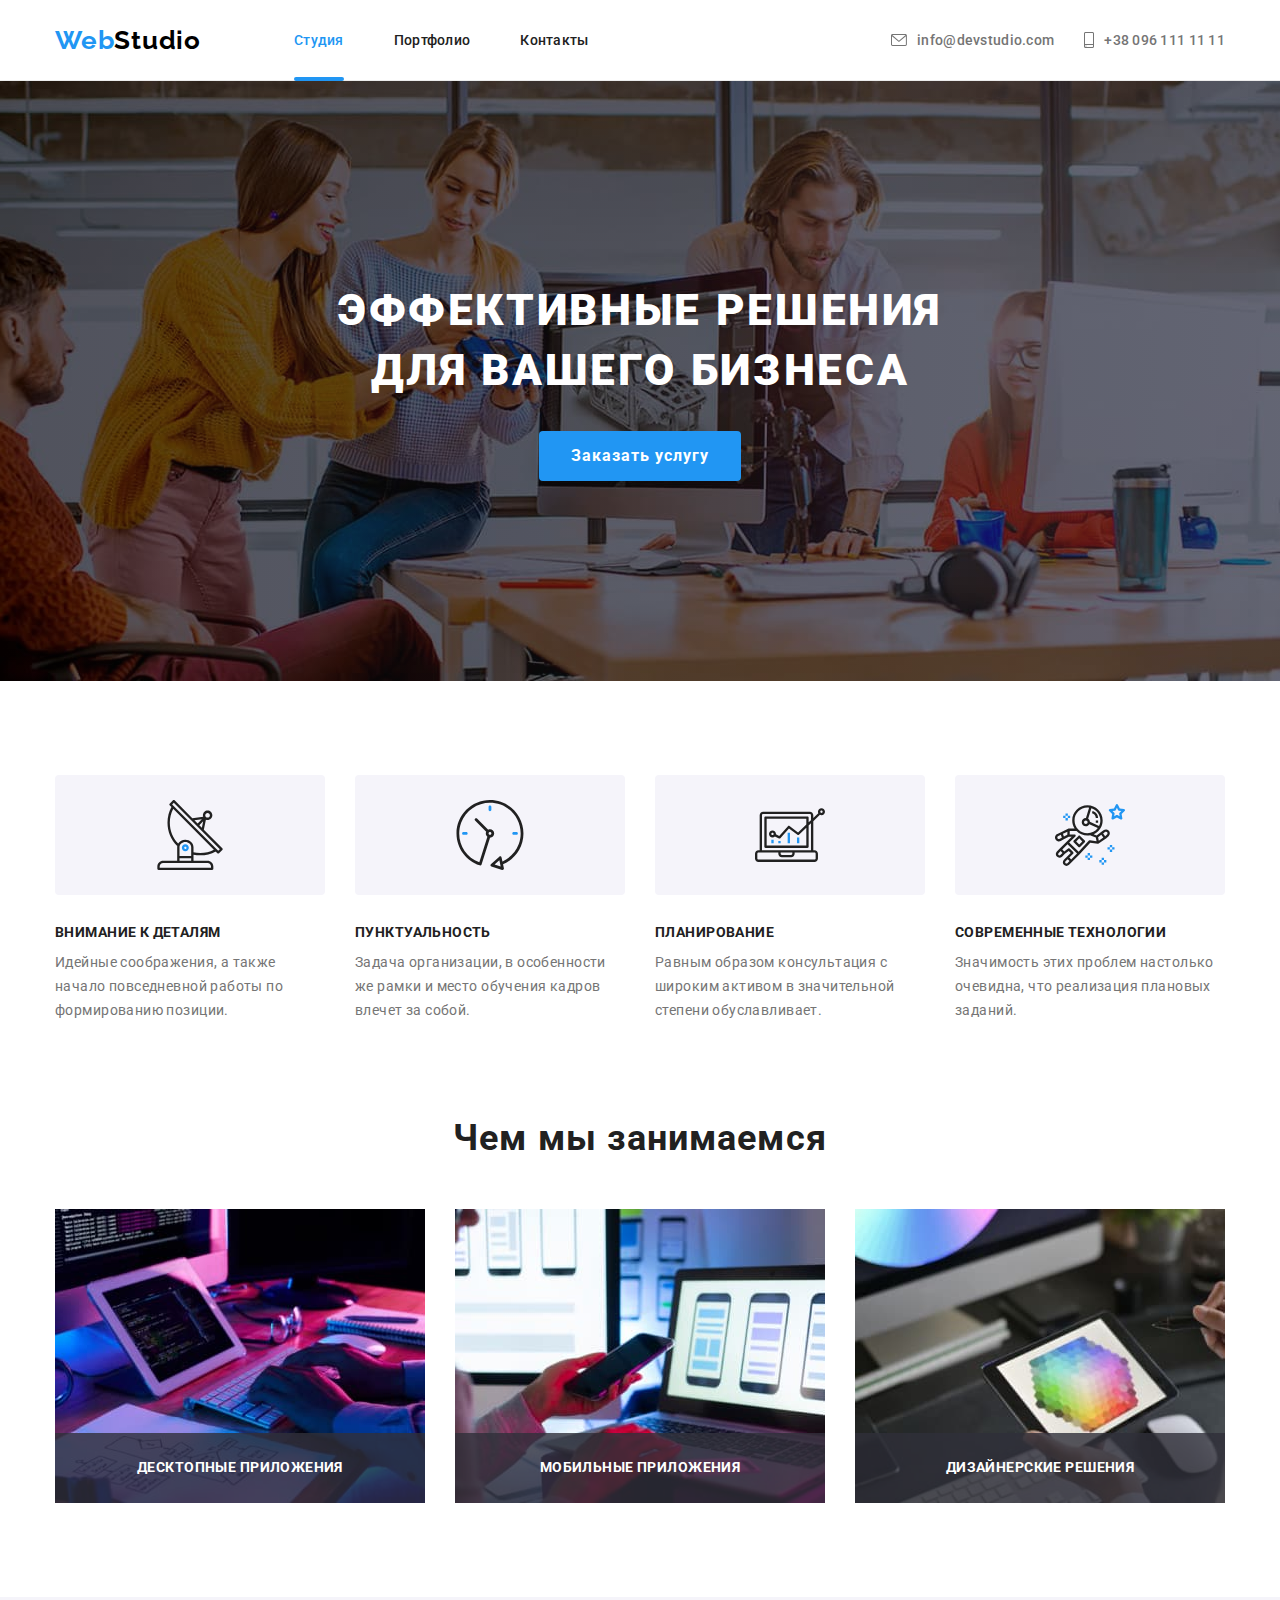
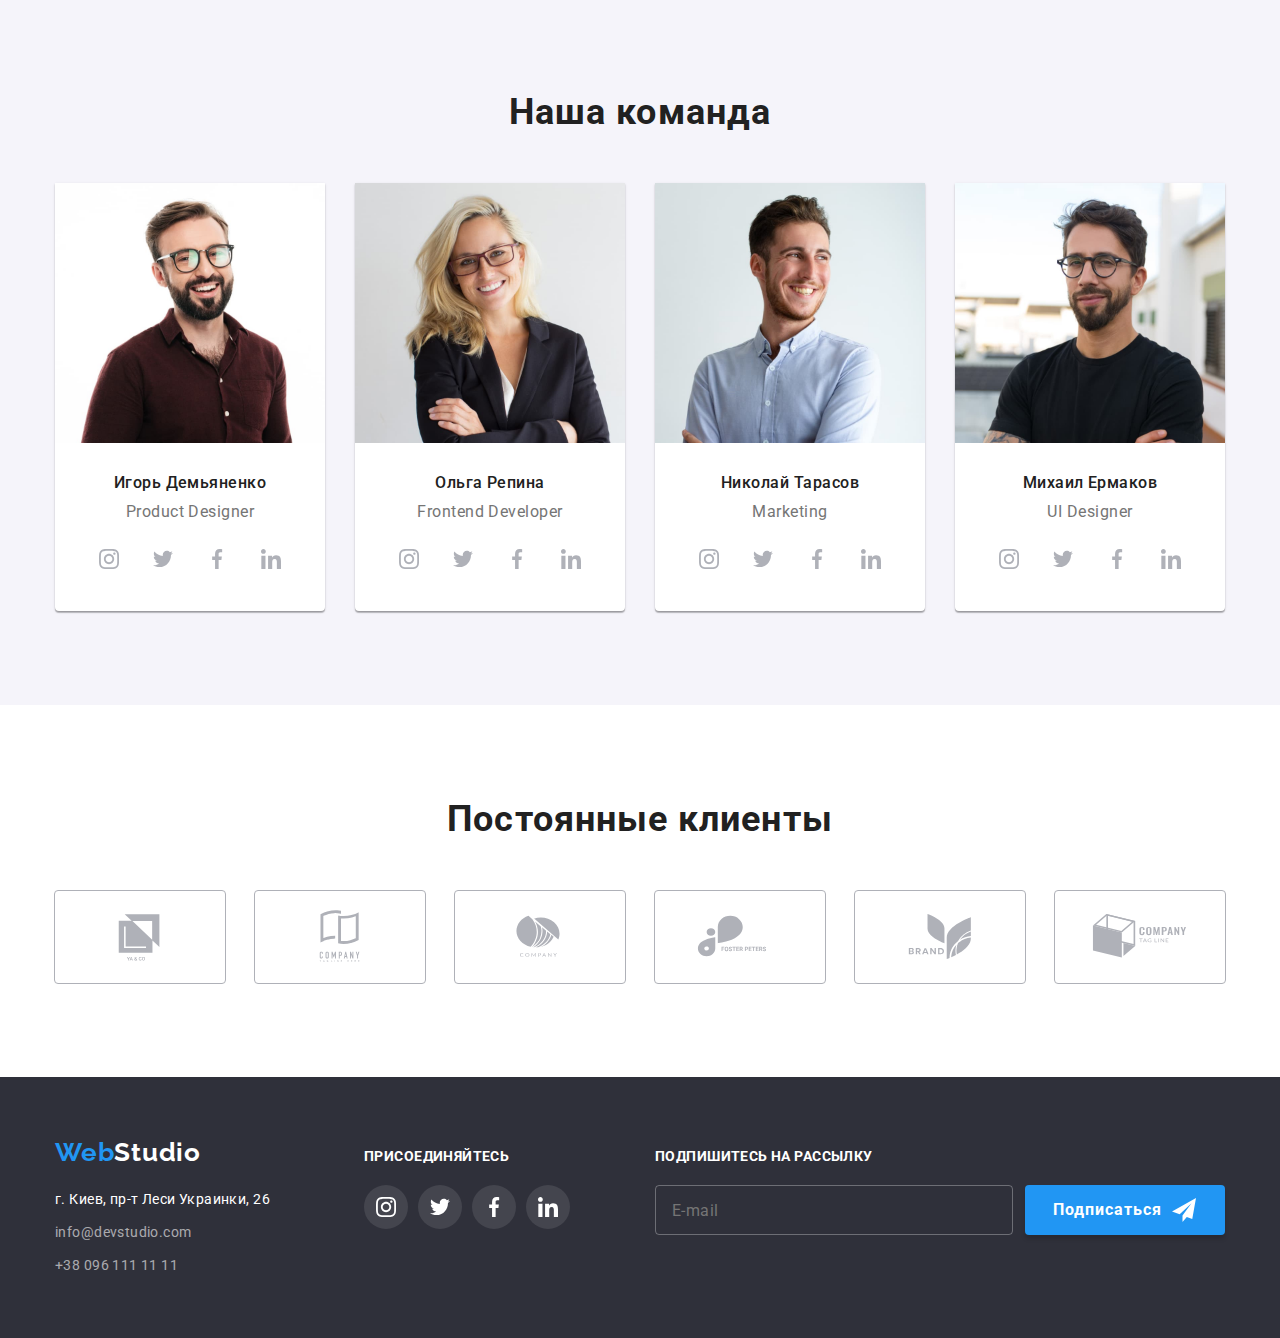
<file: index.html>
<!DOCTYPE html>
<html lang="ru">
<head>
    <meta charset="UTF-8">
    <meta http-equiv="X-UA-Compatible" content="IE=edge">
    <meta name="viewport" content="width=device-width, initial-scale=1.0">
    <!-- Сначала нормализатор -->
    <link rel="stylesheet" href="https://cdnjs.cloudflare.com/ajax/libs/modern-normalize/1.0.0/modern-normalize.min.css" />
    <link rel="preconnect" href="https://fonts.googleapis.com">
    <link rel="preconnect" href="https://fonts.gstatic.com" crossorigin>
    <link href="https://fonts.googleapis.com/css2?family=Raleway:wght@700&family=Roboto:wght@400;500;700;900&display=swap"
        rel="stylesheet">
    <link rel="stylesheet" href="./css/styles.css">
    <title> Web studio</title>
</head>
<body>
    <!--шапка сайта-->
    <header class="header" >
        <div class="container">
        <nav class="site-nav">
            <a href="./index.html" class="logo"
            target="_blank" rel="noopener noreferrer">
                <span class="accent">Web</span>Studio
            </a>

            <ul class="nav-list">
                <li class="item">
                    <a href="./index.html" class="link current">Студия</a>
                </li>
                <li class="item">
                    <a  href="./portfolio.html" class="link">Портфолио</a>
                </li>
                <li class="item">
                    <a  href="" class="link">Контакты</a>
                </li>
            </ul>
        </nav>

        <ul class="nav-address">
            <li class="nav-address-item">
                <svg class="nav-address-icon" width="16" height="12">
                    <use href="./images/symbol-defs.svg#icon-envelope"></use>
                </svg>
                <a href="mailto:info@devstudio.com" class="link envelope ">
                    
                    info@devstudio.com</a>
            </li> 
            <li class="nav-address-item ">
                <svg class="nav-address-icon" width="10" height="16">
                    <use href="./images/symbol-defs.svg#icon-smartphone"></use>
                </svg>
                <a href="tel:+380961111111" class="link smartphone">
                    
                    +38 096 111 11 11</a>
            </li>
        </ul>
        </div>

    </header>
    <main>
        <!-- Герой -->
        <section class="hero">
            <div class="container">
              <h1 class="hero-title">Эффективные решения для вашего бизнеса</h1>
              <button class="btn " data-modal-open type="button" >Заказать услугу</button>
              
            </div>
        </section>
        <!-- Преимущества section Features-->
        <section class="section">
            <div class="container">
            <h2 class="hidden">Особенности</h2>
            <ul class="feature-list ">
                <li class="feature-item">
                    <div class="feature-item-rectangle">
                        <svg class="feature-item-icon" width="70" height="70">
                            <use   href="./images/symbol-defs.svg#icon-antenna"></use>
                        </svg>
                    </div>
                    <h3 class="title">Внимание к деталям</h3>
                    <p  class="text">Идейные соображения, а также начало повседневной работы по формированию позиции.</p>
                </li>
                <li class="feature-item">
                    <div class="feature-item-rectangle">
                        <svg class="feature-item-icon" width="70" height="70">
                        <use href="./images/symbol-defs.svg#icon-clock"></use>
                    </svg>
                    </div>
                    <h3 class="title">Пунктуальность</h3>
                    <p class="text">Задача организации, в особенности же рамки и место обучения кадров влечет за собой.</p>
                </li>
                <li class="feature-item">
                    <div class="feature-item-rectangle">
                        <svg class="feature-item-icon" width="70" height="70">
                        <use href="./images/symbol-defs.svg#icon-diagram"></use>
                    </svg>
                    </div>
                    <h3 class="title">Планирование</h3>
                    <p class="text">Равным образом консультация с широким активом в значительной степени обуславливает.</p>
                </li>
                <li class="feature-item">
                    <div class="feature-item-rectangle">
                        <svg class="feature-item-icon" width="70" height="70">
                        <use href="./images/symbol-defs.svg#icon-astronaut"></use>
                    </svg>
                    </div>
                    <h3 class="title">Современные технологии</h3>
                    <p class="text">Значимость этих проблем настолько очевидна, что реализация плановых заданий.</p>
                </li>
            </ul>
            </div>
           </section> 

        <section class="section projects">
            <div class="container">
            <h2 class="section-title">Чем мы занимаемся</h2>
            <ul class="projects-list">
                
                <li class="projects-item">
                    <div class="thumb">

                        <img 
                        src="./images/desk-office.jpg"
                        width="370"
                        height="294"
                        alt="Программист, работающий за своим компьютером">
                        <p class="label">Десктопные приложения</p>
                    </div>
                </li>
                <li class="projects-item">
                    <div class="thumb">
                        <img 
                        src="./images/web-ui-designers.jpg" 
                        width="370" 
                        height="294"
                        alt="Разработка интерфейся для мобильных телефонов">
                        <p class="label">Мобильные приложения</p>
                    </div>
                </li>
                <li class="projects-item">
                    <div class="thumb">
                        <img 
                        src="./images/graphic-tablet.jpg" 
                        width="370" 
                        height="294"
                        alt="Веб дизайнер с графическим планшетом">
                        <p class="label">Дизайнерские решения</p>
                    </div>

                </li>
            </ul>
            </div>
        </section>
        <!--Команда section Team-->
        <section class="section-team section">
            <div class="container">
            <h2 class="section-title">Наша команда</h2>
            <ul class="team-list">
                <li class="team-card">
                    <img 
                    class="card-img"
                    src="./images/product-designer.jpg" 
                    width="270" 
                    alt="Игорь Демьяненко Product Designer">
                    <div class="card-description">
                        <h3 class="card-name">Игорь Демьяненко</h3>
                        <p class="text" lang="en">Product Designer</p>
                        <ul class="team-social-list">
                            <li class="team-social-item">
                                <a class="team-social-link" href="">
                                    <svg class="team-social-icon" width="20" height="20">
                                        <use href="./images/symbol-defs.svg#icon-instagram"></use>
                                    </svg>
                                </a>
                            </li>
                            <li class="team-social-item">
                                <a class="team-social-link" href="">
                                    <svg class="team-social-icon" width="20" height="20">
                                        <use href="./images/symbol-defs.svg#icon-twitter"></use>
                                    </svg>
                                </a>
                            </li>
                            <li class="team-social-item">
                                <a class="team-social-link" href="">
                                    <svg class="team-social-icon" width="20" height="20">
                                        <use href="./images/symbol-defs.svg#icon-facebook"></use>
                                    </svg>
                                </a>
                            </li>
                            <li class="team-social-item">
                                <a class="team-social-link" href="">
                                    <svg class="team-social-icon" width="20" height="20">
                                        <use href="./images/symbol-defs.svg#icon-linkedin"></use>
                                    </svg>
                                </a>
                            </li>
                        </ul>
                    </div>
                </li>
                <li class="team-card">
                    <img 
                    class="card-img"
                    src="./images/frontend-developer.jpg" 
                    width="270" 
                    alt="Ольга Репина Frontend Developer">
                    <div class="card-description">
                        <h3 class="card-name">Ольга Репина</h3>
                        <p class="text" lang="en">Frontend Developer</p>
                        <ul class="team-social-list">
                            <li class="team-social-item">
                                <a class="team-social-link" href="">
                                    <svg class="team-social-icon" width="20" height="20">
                                        <use href="./images/symbol-defs.svg#icon-instagram"></use>
                                    </svg>
                                </a>
                            </li>
                            <li class="team-social-item">
                                <a class="team-social-link" href="">
                                    <svg class="team-social-icon" width="20" height="20">
                                        <use href="./images/symbol-defs.svg#icon-twitter"></use>
                                    </svg>
                                </a>
                            </li>
                            <li class="team-social-item">
                                <a class="team-social-link" href="">
                                    <svg class="team-social-icon" width="20" height="20">
                                        <use href="./images/symbol-defs.svg#icon-facebook"></use>
                                    </svg>
                                </a>
                            </li>
                            <li class="team-social-item">
                                <a class="team-social-link" href="">
                                    <svg class="team-social-icon" width="20" height="20">
                                        <use href="./images/symbol-defs.svg#icon-linkedin"></use>
                                    </svg>
                                </a>
                            </li>
                        </ul>
                    </div>
                </li>
                <li class="team-card">
                    <img 
                    class="card-img"
                    src="./images/marketing.jpg" 
                    width="270" 
                    alt="Николай Тарасов Marketing">
                    <div class="card-description">
                         <h3 class="card-name">Николай Тарасов</h3>
                         <p class="text" lang="en">Marketing</p>
                    
                        <ul class="team-social-list">
                            <li class="team-social-item">
                                <a class="team-social-link" href="">
                                    <svg class="team-social-icon" width="20" height="20">
                                        <use href="./images/symbol-defs.svg#icon-instagram"></use>
                                    </svg>
                                </a>
                            </li>
                            <li class="team-social-item">
                                <a class="team-social-link" href="">
                                    <svg class="team-social-icon" width="20" height="20">
                                        <use href="./images/symbol-defs.svg#icon-twitter"></use>
                                    </svg>
                                </a>
                            </li>
                            <li class="team-social-item">
                                <a class="team-social-link" href="">
                                    <svg class="team-social-icon" width="20" height="20">
                                        <use href="./images/symbol-defs.svg#icon-facebook"></use>
                                    </svg>
                                </a>
                            </li>
                            <li class="team-social-item">
                                <a class="team-social-link" href="">
                                    <svg class="team-social-icon" width="20" height="20">
                                        <use href="./images/symbol-defs.svg#icon-linkedin"></use>
                                    </svg>
                                </a>
                            </li>
                        </ul>
                    </div>
                </li>
                
                <li class="team-card">
                    <img
                    class="card-img" 
                    src="./images/ui-designer.jpg" 
                    width="270" 
                    alt="Михаил Ермаков UI Designer">
                    <div class="card-description">
                        <h3 class="card-name">Михаил Ермаков</h3>
                        <p class="text" lang="en">UI Designer</p>
                    
                        <ul class="team-social-list">
                            <li class="team-social-item">
                                <a class="team-social-link" href="">
                                    <svg class="team-social-icon" width="20" height="20">
                                        <use href="./images/symbol-defs.svg#icon-instagram"></use>
                                    </svg>
                                </a>
                            </li>
                            <li class="team-social-item">
                                <a class="team-social-link" href="">
                                    <svg class="team-social-icon" width="20" height="20">
                                        <use href="./images/symbol-defs.svg#icon-twitter"></use>
                                    </svg>
                                </a>
                            </li>
                            <li class="team-social-item">
                                <a class="team-social-link" href="">
                                    <svg class="team-social-icon" width="20" height="20">
                                        <use href="./images/symbol-defs.svg#icon-facebook"></use>
                                    </svg>
                                </a>
                            </li>
                            <li class="team-social-item">
                                <a class="team-social-link" href="">
                                    <svg class="team-social-icon" width="20" height="20">
                                        <use href="./images/symbol-defs.svg#icon-linkedin"></use>
                                    </svg>
                                </a>
                            </li>
                        </ul>
                    </div>
                </li>   
            </ul>
        </div>
        </section>
        <section class="section customer">
            <div class="conteiner">
                <h2 class="customer-title">Постоянные клиенты</h2>
                <ul class="customer-list">
                    <li class="customer-item">
                        <a class="customer-item-link" href="">
                            <svg class="team-social-icon" width="106" height="60">
                                <use href="./images/symbol-defs.svg#icon-client1logo"></use>
                            </svg>
                        </a>
                    </li>
                    <li class="customer-item">
                        <a class="customer-item-link" href="">
                            <svg class="team-social-icon" width="106" height="60">
                                <use href="./images/symbol-defs.svg#icon-client2logo"></use>
                            </svg>
                        </a>
                    </li>
                    <li class="customer-item">
                        <a class="customer-item-link" href="">
                            <svg class="team-social-icon" width="106" height="60">
                                <use href="./images/symbol-defs.svg#icon-client3logo"></use>
                            </svg>
                        </a>
                    </li>
                    <li class="customer-item">
                        <a class="customer-item-link" href="">
                            <svg class="team-social-icon" width="106" height="60">
                                <use href="./images/symbol-defs.svg#icon-client4logo"></use>
                            </svg>
                        </a>
                    </li>
                    <li class="customer-item">
                        <a class="customer-item-link" href="">
                            <svg class="team-social-icon" width="106" height="60">
                                <use href="./images/symbol-defs.svg#icon-client5logo"></use>
                            </svg>
                        </a>
                    </li>
                    <li class="customer-item">
                        <a class="customer-item-link" href="">
                            <svg class="team-social-icon" width="106" height="60">
                                <use href="./images/symbol-defs.svg#icon-client6logo"></use>
                            </svg>
                        </a>
                    </li>
                </ul>
            </div>
        </section>

    </main>
    <!--Подвал -->
    <footer>
        <div class="container">
            <div class="address-footer">
                <a class="logo" href="./index.html" target="_blank" rel="noopener noreferrer">
                <span class="accent">Web</span>Studio
                </a>
                <address>
                <ul class="address-list ">
                    <li class="address-item">
                        <p> г. Киев, пр-т Леси Украинки, 26</p>
                    </li>
                    <li class="address-item">
                        <a class="link" href="mailto:info@devstudio.com">info@devstudio.com</a>
                    <li class="address-item">
                        <a class="link" href="tel:+380961111111">+38 096 111 11 11</a>
                    </li>
                </ul>
                </address>
             </div>

            <div class="social-footer">
                <p class="social-footer-title" >Присоединяйтесь</p>
                <ul class="footer-social-list">
                    <li class="footer-social-item">
                        <a class="footer-social-link" href="">
                            <svg class="footer-social-icon" width="20" height="20">
                                <use href="./images/symbol-defs.svg#icon-instagram"></use>
                            </svg>
                        </a>
                    </li>
                    <li class="footer-social-item">
                        <a class="footer-social-link" href="">
                            <svg class="footer-social-icon" width="20" height="20">
                                <use href="./images/symbol-defs.svg#icon-twitter"></use>
                            </svg>
                        </a>
                    </li>
                    <li class="footer-social-item">
                        <a class="footer-social-link" href="">
                            <svg class="footer-social-icon" width="20" height="20">
                                <use href="./images/symbol-defs.svg#icon-facebook"></use>
                            </svg>
                        </a>
                    </li>
                    <li class="footer-social-item">
                        <a class="footer-social-link" href="">
                            <svg class="footer-social-icon" width="20" height="20">
                                <use href="./images/symbol-defs.svg#icon-linkedin"></use>
                            </svg>
                        </a>
                    </li>
                </ul>
            </div>
            <div class="form-footer">
                <p class="social-footer-title">Подпишитесь на рассылку</p>
                <form name="email-send-form"  class="email-input" autocomplete="on">
                   
                     <!-- <label for="user_email" class="footer-email"></label> -->
                    
                     <input class="footer-input-email"
                    type="email" 
                    name="email" id="user_email"
                    placeholder="E-mail" 
                    required/> 
                    
                   
                    <button class="btn-email-send" type="submit">
                        <span>Подписаться</span> 
                        <svg class="footer-form-icon" width="24" height="24">
                            <use href="./images/symbol-defs.svg#icon-send"></use>
                        </svg>
                    </button>
                    
                </form>
            
            </div>

        </div>
    </footer>
    <!--модальне вікно-->
    <div class="backdrop is-hidden" data-modal>
        <div class="modal modal-service">
            <p class="modal-title">Оставьте свои данные, мы вам перезвоним</p>
            <form name="order-service" class="order-service" method="post" >
                <div class="group" >
                    <div class="form-field">
                       <label for="user-name" class="form-label">Имя</label>
                        <input type="text" 
                        name="username" 
                        autofocus 
                        id="user-name" 
                        class="form-input"
                        placeholder=" "
                        required
                        minlength="3" />
                        <svg class="form-input-icon" width="18" height="18">
                            <use href="./images/symbol-defs.svg#icon-person"></use>
                        </svg>
                    </div>
                    
                    <div class="form-field">
                        <label for="user-tel" class="form-label">Телефон</label>
                        <input type="tel"
                         name="tel" 
                         id="user-tel" 
                         class="form-input"
                         placeholder=" "
                         
                         required/>
                       
                        <svg class="form-input-icon" width="18" height="18">
                            <use href="./images/symbol-defs.svg#icon-phone"></use>
                        </svg>
                    </div>

                    <div class="form-field">
                        <label for="user-email" class="form-label">Почта</label>
                        <input type="email" 
                        name="email" 
                        id="user-email" 
                        class="form-input"
                        placeholder=" "
                        pattern="[a-z0-9._%+-]+@[a-z0-9.-]+\.[a-z]{2,}$"
                        required/>
                        <svg class="form-input-icon" width="18" height="18">
                            <use href="./images/symbol-defs.svg#icon-email-black"></use>
                        </svg>
                    </div>
                </div>
                    <div class="form-field-0">
                        <label for="user-feedback" class="form-label">Комментарий</label>
                        <textarea class="comment" 
                        name="user-feedback" 
                        id="user-feedback" 
                        placeholder="Введите текст"></textarea>
                        
                    </div>
                    <div class="choice">
                        <label class="choice-label">
                                    <input class="checkbox" type="checkbox" name="check">
                                    <span class="checkbox-icon">
                                        <svg  width="16" height="15">
                                            <use href="./images/symbol-defs.svg#icon-check"></use>
                                        </svg>
                                    </span>
                                  Соглашаюсь с рассылкой и принимаю
                                <a href="#" target="_blank" rel="noopener noreferrer" >Условия договора</a>
                            
                            </label>
                    </div>

                        <button type="submit" class="btn-submit ">Отправить</button>
                


            </form>
    
            <button class="close" data-modal-close type="button">
                <svg class="modal-icon" width="18" height="18">
                    <use href="./images/symbol-defs.svg#icon-close-modal"></use>
                </svg>
            </button>
        </div>
    </div>
<!-- Ставим перед закрывающим тегом body -->
<script src="./js/modal.js"></script>
</body>
</html>
</file>
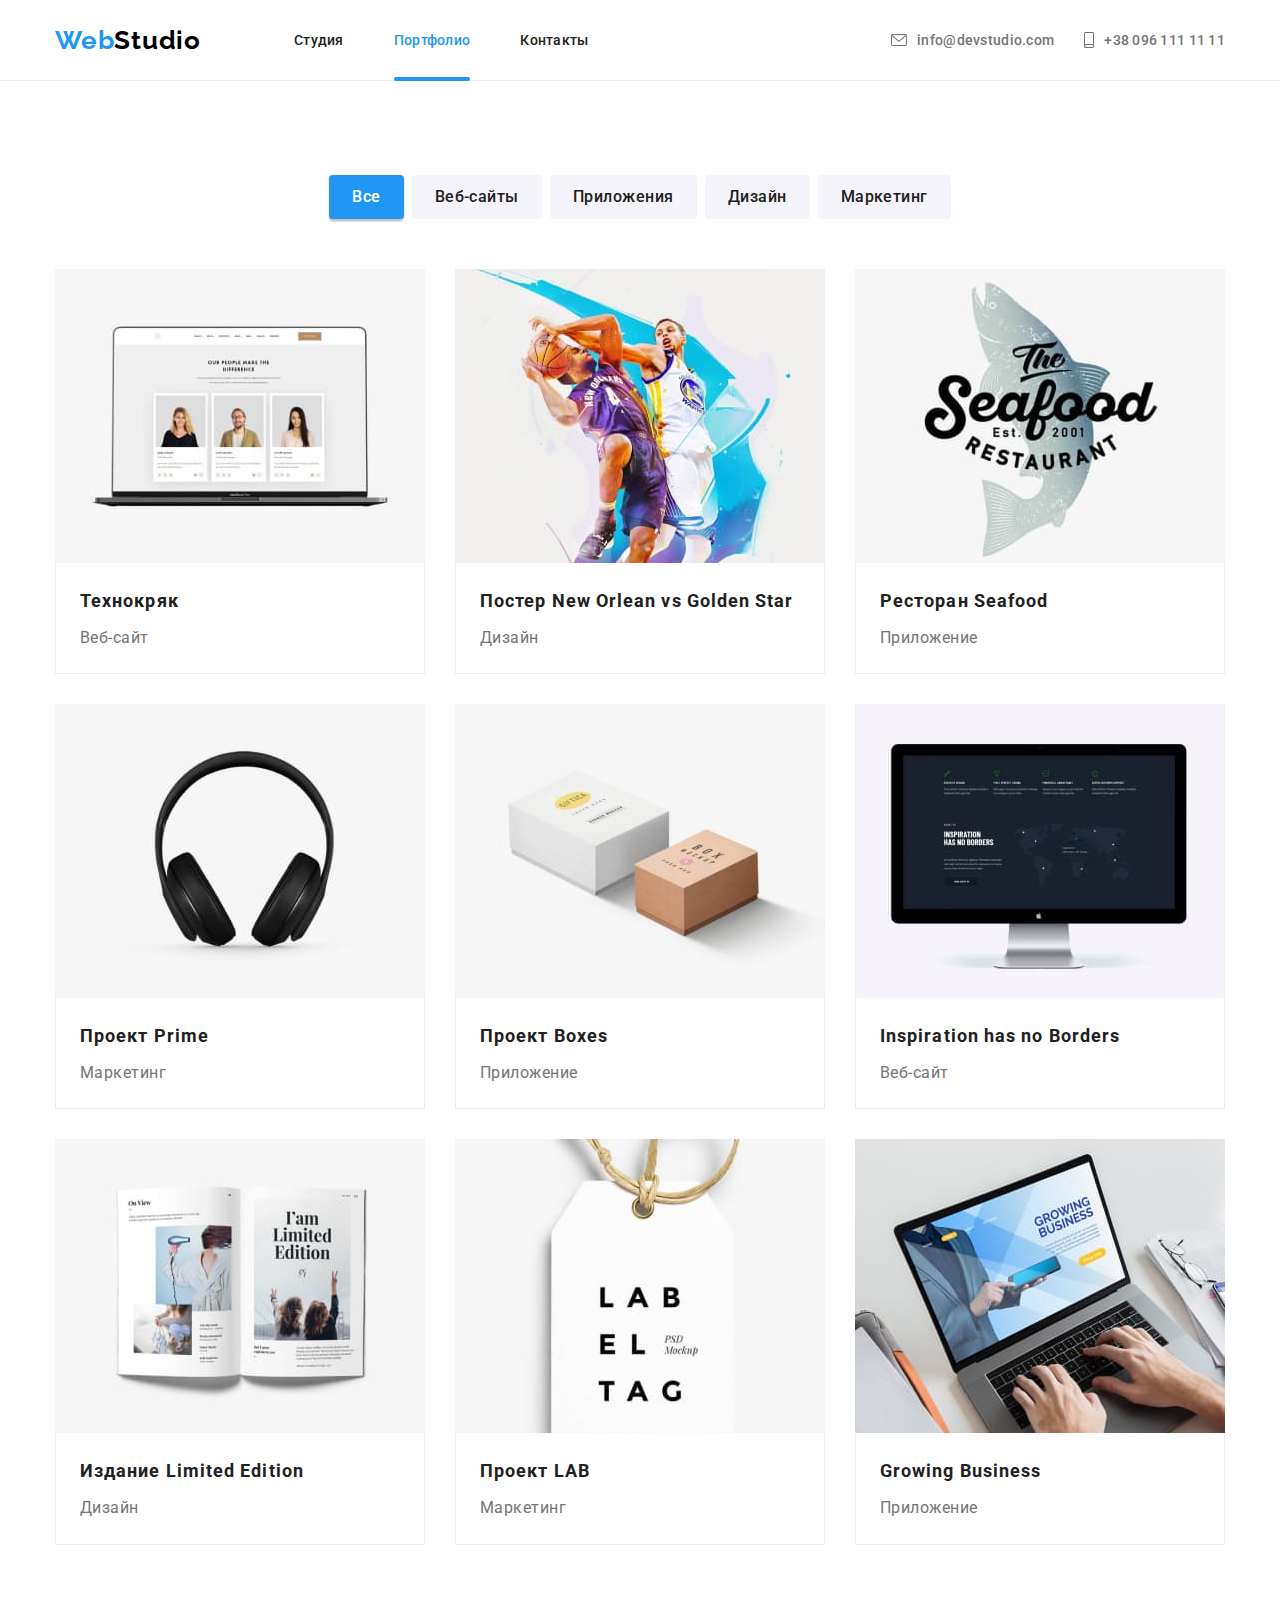
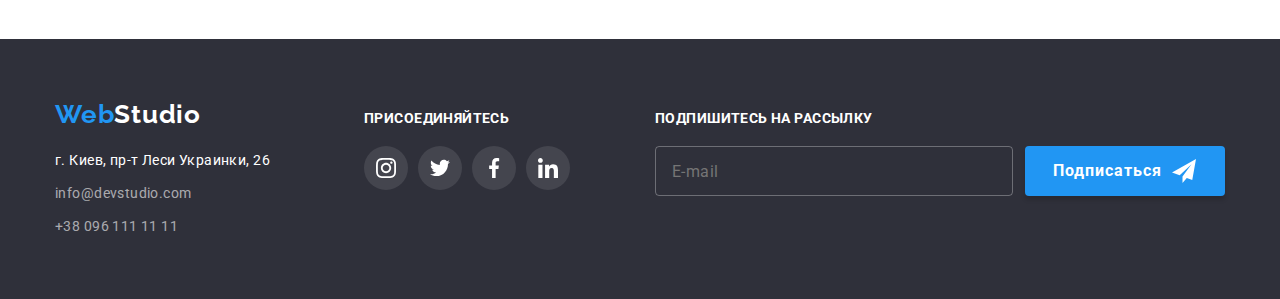
<file: portfolio.html>
<!DOCTYPE html>
<html lang="ru">
<head>
    <meta charset="UTF-8">
    <meta http-equiv="X-UA-Compatible" content="IE=edge">
    <meta name="viewport" content="width=device-width, initial-scale=1.0">
    <!-- Сначала нормализатор -->
    <link rel="stylesheet" href="https://cdnjs.cloudflare.com/ajax/libs/modern-normalize/1.0.0/modern-normalize.min.css" />
    <link rel="preconnect" href="https://fonts.googleapis.com">
    <link rel="preconnect" href="https://fonts.gstatic.com" crossorigin>
    <link href="https://fonts.googleapis.com/css2?family=Raleway:wght@700&family=Roboto:wght@400;500;700;900&display=swap"
        rel="stylesheet">
    <link rel="stylesheet" href="./css/styles.css">
    <title>Портфолио</title>
</head>
<body>
    <!--шапка сайта-->
    <header class="header">
        <div class="container">
            <nav class="site-nav">
                <a href="./index.html" class="logo" target="_blank" rel="noopener noreferrer">
                    <span class="accent">Web</span>Studio
                </a>
    
                <ul class="nav-list">
                    <li class="item">
                        <a href="./index.html" class="link ">Студия</a>
                    </li>
                    <li class="item">
                        <a href="./portfolio.html" class="link current">Портфолио</a>
                    </li>
                    <li class="item">
                        <a href="" class="link">Контакты</a>
                    </li>
                </ul>
            </nav>
    
            <ul class="nav-address">
                <li class="nav-address-item ">
                    <svg class="nav-address-icon" width="16" height="12">
                        <use href="./images/symbol-defs.svg#icon-envelope"></use>
                    </svg>
                    <a href="mailto:info@devstudio.com" class="link envelope">info@devstudio.com</a>
                </li>
                <li class="nav-address-item ">
                    <svg class="nav-address-icon" width="10" height="16">
                        <use href="./images/symbol-defs.svg#icon-smartphone"></use>
                    </svg>
                    <a href="tel:+380961111111" class="link smartphone">+38 096 111 11 11</a>
                </li>
            </ul>
        </div>
    
    </header>
    <!--Контент страницы Портфолио-->
    <main>

        <section class="section">
            <div class="container">
                <h1 class="hidden">Портфолио</h1>
            <!--Фильтр поиска по странице-->
                <ul class="filter-list ">
                    <li class="filter-item">
                        <button class="btn current-btn" type="button">Все</button>
                    </li>
                    <li class="filter-item"> 
                        <button class="btn" type="button">Веб-сайты</button>
                    </li>
                    <li class="filter-item">
                        <button class="btn" type="button">Приложения</button>
                    </li>
                    <li class="filter-item">
                        <button class="btn" type="button">Дизайн</button>
                    </li>
                    <li class="filter-item">
                        <button class="btn" type="button">Маркетинг</button>
                    </li>
                </ul>

                <ul class="portfolio-list ">
                    <li class="portfolio-card">
                        <a href="" class="link">
                            <div class="card-thumb">
                                <img src="./images/portfolio1.jpg" 
                                alt="Веб-сайт Технокряк" 
                                width="370" height="294">
                                <div class="card-overlay">
                                    <p class="text-overlay"> Ресурс предлагает комплексные предложения с разным уровнем функционала и сервисов. Все это позволит посетителю получить
                                    исчерпывающие сведения о компании или частном лице.</p>
                                </div>
                            </div>
                            <div class="description">
                                <h2 class="title">Технокряк</h2>
                                <p class="text">Веб-сайт</p>
                            </div>
                        </a>
                    </li>
                    <li class="portfolio-card">
                        <a href="" class="link">
                            <div class="card-thumb">
                            <img src="./images/portfolio2.jpg"
                            alt="Постер New Orlean vs Golden Star"
                            width="370" height="294">
                            <div class="card-overlay">
                                <p class="text-overlay"> Ресурс предлагает комплексные предложения с разным уровнем функционала и сервисов. Все это
                                    позволит посетителю получить
                                    исчерпывающие сведения о компании или частном лице.</p>
                            </div>
                            </div>
                            <div class="description">
                            <h2 class="title">Постер New Orlean vs Golden Star</h2>
                            <p class="text">Дизайн</p>
                            </div>
                        </a>
                    </li>
                    <li class="portfolio-card">
                        <a href="" class="link">
                            <div class="card-thumb">
                            <img src="./images/portfolio3.jpg"
                            alt="Логотип Ресторана Seafood"
                            width="370" height="294">
                            <div class="card-overlay">
                                <p class="text-overlay"> Ресурс предлагает комплексные предложения с разным уровнем функционала и сервисов. Все это
                                    позволит посетителю получить
                                    исчерпывающие сведения о компании или частном лице.</p>
                            </div>
                            </div>
                            <div class="description">
                            <h2 class="title">Ресторан Seafood</h2>
                            <p class="text">Приложение</p>
                            </div>
                        </a>
                    </li>
                    <li class="portfolio-card">
                     <a href="" class="link">
                        <div class="card-thumb">
                            <img src="./images/portfolio4.jpg" 
                            alt="Наушники Проект Prime"
                            width="370" height="294">
                            <div class="card-overlay">
                                <p class="text-overlay"> Ресурс предлагает комплексные предложения с разным уровнем функционала и сервисов. Все это
                                    позволит посетителю получить
                                    исчерпывающие сведения о компании или частном лице.</p>
                            </div>
                        </div>
                        <div class="description">
                            <h2 class="title">Проект Prime</h2>
                            <p class="text">Маркетинг</p>
                        </div>
                        </a>
                    </li>
                    <li class="portfolio-card">
                        <a href="" class="link">
                            <div class="card-thumb">
                            <img src="./images/portfolio5.jpg" 
                            alt="Проект Boxes"
                            width="370" height="294">
                            <div class="card-overlay">
                                <p class="text-overlay"> Ресурс предлагает комплексные предложения с разным уровнем функционала и сервисов. Все это
                                    позволит посетителю получить
                                    исчерпывающие сведения о компании или частном лице.</p>
                            </div>
                            </div>
                            <div class="description">
                            <h2 class="title">Проект Boxes</h2>
                            <p class="text">Приложение</p>
                            </div>
                        </a>
                    </li>
                    <li class="portfolio-card">
                        <a href="" class="link">
                            <div class="card-thumb">
                            <img src="./images/portfolio6.jpg" 
                            alt="Веб-сайтInspiration has no Borders"
                            width="370" height="294">
                            <div class="card-overlay">
                                <p class="text-overlay"> Ресурс предлагает комплексные предложения с разным уровнем функционала и сервисов. Все это
                                    позволит посетителю получить
                                    исчерпывающие сведения о компании или частном лице.</p>
                            </div>
                            </div>
                            <div class="description">
                            <h2 class="title" lang="en">Inspiration has no Borders</h2>
                            <p class="text">Веб-сайт</p>
                            </div>
                        </a>
                    </li>
                    <li class="portfolio-card">
                        <a href="" class="link">
                            <div class="card-thumb">
                            <img src="./images/portfolio7.jpg" 
                            alt="Дизайн книг издания Limited Edition"
                            width="370" height="294">
                            <div class="card-overlay">
                                <p class="text-overlay"> Ресурс предлагает комплексные предложения с разным уровнем функционала и сервисов. Все это
                                    позволит посетителю получить
                                    исчерпывающие сведения о компании или частном лице.</p>
                            </div>
                            </div>
                            <div class="description">
                            <h2 class="title">Издание Limited Edition</h2>
                            <p class="text">Дизайн</p>
                            </div>
                        </a>
                    </li>
                    <li class="portfolio-card">
                        <a href="" class="link">
                            <div class="card-thumb">
                            <img src="./images/portfolio8.jpg" 
                            alt="Бирка Проекта LAB"
                            width="370" height="294">
                            <div class="card-overlay">
                                <p class="text-overlay"> Ресурс предлагает комплексные предложения с разным уровнем функционала и сервисов. Все это
                                    позволит посетителю получить
                                    исчерпывающие сведения о компании или частном лице.</p>
                            </div>
                            </div>
                            <div class="description">
                            <h2 class="title">Проект LAB</h2>
                            <p class="text">Маркетинг</p>
                            </div>
                        </a>
                    </li>
                    <li class="portfolio-card">
                        <a href="" class="link">
                            <div class="card-thumb">
                            <img src="./images/portfolio9.jpg" 
                            alt="Экран ноутбука с приложением Growing Business"
                            width="370" height="294">
                            <div class="card-overlay">
                                <p class="text-overlay"> Ресурс предлагает комплексные предложения с разным уровнем функционала и сервисов. Все это
                                    позволит посетителю получить
                                    исчерпывающие сведения о компании или частном лице.</p>
                            </div>
                            </div>
                            <div class="description">
                            <h2 class="title">Growing Business</h2>
                            <p class="text">Приложение</p>
                            </div>
                        </a>
                    </li>
                </ul>
            </div>
        </section>
    </main>
    <!--Подвал -->
    <footer>
        <div class="container">
            <div class="address-footer">
                <a class="logo" href="./index.html" target="_blank" rel="noopener noreferrer">
                    <span class="accent">Web</span>Studio
                </a>
                <address>
                    <ul class="address-list ">
                        <li class="address-item">
                            <p> г. Киев, пр-т Леси Украинки, 26</p>
                        </li>
                        <li class="address-item">
                            <a class="link" href="mailto:info@devstudio.com">info@devstudio.com</a>
                        <li class="address-item">
                            <a class="link" href="tel:+380961111111">+38 096 111 11 11</a>
                        </li>
                    </ul>
                </address>
            </div>
    
            <div class="social-footer">
                <p class="social-footer-title">Присоединяйтесь</p>
                <ul class="footer-social-list">
                    <li class="footer-social-item">
                        <a class="footer-social-link" href="">
                            <svg class="footer-social-icon" width="20" height="20">
                                <use href="./images/symbol-defs.svg#icon-instagram"></use>
                            </svg>
                        </a>
                    </li>
                    <li class="footer-social-item">
                        <a class="footer-social-link" href="">
                            <svg class="footer-social-icon" width="20" height="20">
                                <use href="./images/symbol-defs.svg#icon-twitter"></use>
                            </svg>
                        </a>
                    </li>
                    <li class="footer-social-item">
                        <a class="footer-social-link" href="">
                            <svg class="footer-social-icon" width="20" height="20">
                                <use href="./images/symbol-defs.svg#icon-facebook"></use>
                            </svg>
                        </a>
                    </li>
                    <li class="footer-social-item">
                        <a class="footer-social-link" href="">
                            <svg class="footer-social-icon" width="20" height="20">
                                <use href="./images/symbol-defs.svg#icon-linkedin"></use>
                            </svg>
                        </a>
                    </li>
                </ul>
            </div>
            <div class="form-footer">
                <p class="social-footer-title">Подпишитесь на рассылку</p>
                <form name="email-send-form" class="email-input" autocomplete="on">
    
                    <!-- <label for="user_email" class="footer-email"></label> -->
    
                    <input class="footer-input-email" type="email" name="email" id="user_email" placeholder="E-mail"
                        required />
    
    
                    <button class="btn-email-send" type="submit">
                        <span>Подписаться</span>
                        <svg class="footer-form-icon" width="24" height="24">
                            <use href="./images/symbol-defs.svg#icon-send"></use>
                        </svg>
                    </button>
    
                </form>
    
            </div>
    
        </div>
    </footer>

</body>
</html>
</file>
<file: css/styles.css>
:root {
  --accent-color: #2196f3;
  --text-color-p: #757575; /*text color */
  --text-color-h: #212121; /*header color */
  --text-color-logo: #000000;
  --text-color-hover: #ffffff;
  --text-color-logo-footer: #ffffff;
  --form-color-placeholder: rgba(117, 117, 117, 0.5);
  --bg-color-main: #ffffff; /*background-color section  */
  --bg-color-card: #ffffff;
  --bg-color-header: #ffffff;
  --bg-overlay-accent: rgba(33, 150, 243, 0.9);
  --hero-title-color: #ffffff;
  --btn-text-color: #ffffff;
  --social-color-hover: #ffffff;
  --social-color: #afb1b8;
  --bg-color-hero: #2f303a; /*background-color section-hero  */
  --bg-color-footer: #2f303a;
  --line-color: #ececec; /* line-color header(top)*/
  --bg-section-team: #f5f4fa; /*background-color section-team */
  --link-color-address: rgba(255, 255, 255, 0.6);
  --p-color-address: #ffffff;
  --bg-hover-button: #188ce8;
  --bg-social-icon-footer: rgba(255, 255, 255, 0.1);
}
html {
  box-sizing: border-box;
}
*,
*::before,
*::after {
  box-sizing: inherit;
}
/* Убираем  маркеры */
ul,
ol {
  list-style: none;
}

/* Убираем внешние, внутренние отступы */
body,
h1,
h2,
h3,
h4,
p,
ul,
ol,
li,
figure,
figcaption,
blockquote,
customer-item-link dl,
dd {
  margin: 0;
  padding: 0;
}
/* Упрощаем работу с изображениями */
img {
  display: block;
  max-width: 100%;
  height: auto;
}
body {
  font-family: 'Roboto', sans-serif;
  font-size: 14px;
  line-height: 1.17;
  color: var(--text-color-p);
  background-color: var(--bg-color-main);
}
.container {
  /* outline: 1px solid tomato; */
  width: 1200px; /* 1170+ 15+15*/
  padding: 0 15px;
  margin: 0 auto;
  text-align: center;
}

.link,
.logo {
  text-decoration: none;
}
/* header */
.header {
  width: 100%;
  /* position: fixed;
  z-index: 1; */
  background-color: var(--bg-color-header);
  border-bottom: 1px solid var(--line-color);
}
.header > .container {
  display: flex;
}
/* site nav */
.site-nav {
  display: flex;
  align-items: center;
  justify-content: flex-start;
}
/* main {
  padding-top: 80.38px;
} */
.logo {
  margin-right: 93px;
  font-family: 'Raleway', sans-serif;
  font-weight: 700;
  font-size: 26px;
  line-height: 1.19; /* 31px/26px =1.19 */
  color: var(--text-color-logo);
  /* identical to box height */
  letter-spacing: 0.03em;
}
.logo .accent {
  color: var(--accent-color);
}

.site-nav .link:hover,
.site-nav .link:focus,
.address-item .link:hover,
.address-item .link:focus {
  color: var(--accent-color);
}
.nav-list,
.nav-address {
  display: flex;
}
.nav-list .item {
  margin-right: 50px;
}
.nav-list .item:last-child {
  margin-right: 0;
}
.nav-list .link {
  display: block;
  padding-top: 32px;
  padding-bottom: 32px;
  color: var(--text-color-h);

  font-weight: 500;
  /* font-size: 14px; */
  /* line-height: 1.17; 16.41px/14px =1.17 */
  letter-spacing: 0.02em;
  transition-property: color;
  transition-duration: 250ms;
  transition-timing-function: cubic-bezier(0.4, 0, 0.2, 1);
}
.nav-list .current {
  color: var(--accent-color);
}
.nav-list .item {
  position: relative;
}

.link.current::after,
.nav-list .link::after {
  position: absolute;
  content: '';
  bottom: -1px;
  left: 0;
  width: 100%;
  height: 4px;
  background-color: var(--accent-color);
  border-radius: 2px;
  transition: background-color 250ms cubic-bezier(0.4, 0, 0.2, 1),
    opacity 250ms cubic-bezier(0.4, 0, 0.2, 1);
}

.nav-list .link::after {
  opacity: 0;
  transform: scale(0);
  transition: transform 250ms cubic-bezier(0.4, 0, 0.2, 1);
}

.link.current::after {
  opacity: 1;
  transform: scale(1);
}
.nav-list .link:hover::after,
.nav-list .link:focus::after {
  opacity: 1;
  transform: scale(1);
}
.nav-address {
  margin-left: auto;
}
.nav-address-item + .nav-address-item {
  margin-left: 30px;
}

.nav-address-item {
  position: relative;
  display: flex;
  justify-content: center;
  align-items: center;
  padding-top: 32px;
  padding-bottom: 32px;
  color: var(--text-color-p);
  font-weight: 500;
  letter-spacing: 0.02em;
  fill: var(--link-color-address);
}
.nav-address-item .link {
  color: inherit;
  transition: color 250ms cubic-bezier(0.4, 0, 0.2, 1);
}

.nav-address-item:hover .link,
.nav-address-item:focus .link,
.nav-address-item:hover .nav-address-icon,
.nav-address-item:focus .nav-address-icon {
  color: var(--accent-color);
  fill: var(--accent-color);
}
.nav-address-icon {
  margin-right: 10px;
  fill: currentColor;
}

/* section Hero */
.hero {
  max-width: 1600px;
  height: 600px;
  margin: 0 auto;
  padding-top: 200px;
  padding-bottom: 200px;
  background-color: var(--bg-color-hero);
  background-image: linear-gradient(to right, rgba(0, 0, 0, 0.4) 0%, rgba(47, 48, 58, 0.4) 100%),
    url(./../images/img_hero.jpg);
  background-size: cover, cover;
  background-position: center, center;
  background-repeat: no-repeat, no-repeat;
  text-align: center;
}

.hero-title {
  margin: 0 auto;
  width: 696px;
  color: var(--hero-title-color);
  font-weight: 900;
  font-size: 44px;
  line-height: 1.36; /* 60px/44px =1.36 */

  letter-spacing: 0.06em;
  text-transform: uppercase;
}

.hero .btn {
  margin-top: 30px;
  padding: 10px 32px;
  color: var(--btn-text-color);
  background-color: var(--accent-color);

  font-weight: 700;
  font-size: 16px;
  line-height: 1.88;
  /* identical to box height, or 188% = 30px/16px */

  align-items: center;
  text-align: center;
  letter-spacing: 0.06em;

  border: 1px solid transparent; /* прозрачная рамка*/
  border-radius: 4px;
  border: none;

  cursor: pointer;

  transition: background-color 250ms cubic-bezier(0.4, 0, 0.2, 1);
}
.hero .btn:hover,
.hero .btn:focus {
  background-color: var(--bg-hover-button);
}
/* section Features */
.section {
  padding: 94px 0;
  margin-top: 0;
}
.hidden {
  position: absolute;
  width: 1px;
  height: 1px;
  margin: -1px;
  border: 0;
  padding: 0;
  white-space: nowrap;
  clip-path: inset(100%);
  clip: rect(0 0 0 0);
  overflow: hidden;
}
.feature-list {
  display: flex;
  flex-wrap: wrap;
}
.feature-list .feature-item {
  width: 270px;
  text-align: left;
}
.feature-list .feature-item + .feature-item {
  margin-left: 30px;
}
.feature-item-rectangle {
  width: 270px;
  height: 120px;
  margin-bottom: 30px;
  display: flex;
  justify-content: center;
  align-items: center;
  fill: var(--text-color-h);
  background-color: var(--bg-section-team);
  border-radius: 4px;
}
.feature-item-icon {
  width: 70px;
  height: 70px;
}

.feature-item .title {
  margin-bottom: 10px;
  font-weight: 700;
  font-size: 14px;
  line-height: 1.14;
  letter-spacing: 0.03em;
  text-transform: uppercase;
  color: var(--text-color-h);
}
.feature-item .text {
  font-weight: 400;
  line-height: 1.71;
  /* or 171% = 24px/14px*/
  letter-spacing: 0.03em;
}
/* section Projects */
.projects {
  padding-top: 0;
}
.section-title {
  margin-top: 0;
  margin-bottom: 50px;
  color: var(--text-color-h);
  font-weight: 700;
  font-size: 36px;
  line-height: 1.17; /* or 117% = 42px/36px*/
  text-align: center;
  letter-spacing: 0.03em;
}
.projects-list {
  display: flex;
  flex-wrap: nowrap;
}
.projects-item + .projects-item {
  margin-left: 30px;
}
.thumb {
  position: relative;
  box-sizing: border-box;

  width: 370px;
  height: 294px;
}
.thumb img {
  object-fit: cover;
}
.thumb > .label {
  position: absolute;
  bottom: 0;
  left: 0;
  margin: 0;
  display: flex;
  align-items: center;
  justify-content: center;

  min-width: 100%;
  min-height: 70px;

  font-style: normal;
  font-weight: 700;
  font-size: 14px;
  line-height: 1.14;
  text-align: center;
  letter-spacing: 0.03em;
  text-transform: uppercase;
  color: var(--text-color-hover);
  background: rgba(47, 48, 58, 0.8);
  box-sizing: border-box;
}
/* section Team */
.section-team {
  background-color: var(--bg-section-team);
}
/* .section-team .section-title {
} */
.team-list {
  display: flex;
  flex-wrap: wrap;
}
.team-card {
  background-color: var(--bg-color-card);
  box-shadow: 0px 1px 3px rgba(0, 0, 0, 0.12), 0px 1px 1px rgba(0, 0, 0, 0.14),
    0px 2px 1px rgba(0, 0, 0, 0.2);
  border-radius: 0px 0px 4px 4px;
}
.team-list .team-card + .team-card {
  margin-left: 30px;
}
.card-description {
  padding: 30px 0;
}

.card-name {
  margin-bottom: 10px;
  color: var(--text-color-h);
  font-weight: 500;
  font-size: 16px;
  line-height: 1.19; /*19px/16px= 1.19*/
  /* identical to box height */
  text-align: center;
  letter-spacing: 0.03em;
}
.team-card .text {
  margin-bottom: 16px;
  font-size: 16px;
  line-height: 1.19; /*19px/16px= 1.19*/
  /* identical to box height */
  text-align: center;
  letter-spacing: 0.03em;
}
.team-social-list {
  display: flex;
  justify-content: center;
  align-items: center;
}

.team-social-item + .team-social-item {
  margin-left: 10px;
}
.team-social-link {
  width: 44px;
  height: 44px;
  display: flex;
  justify-content: center;
  align-items: center;
  border-radius: 50%;
  background-color: transparent;
  fill: var(--social-color);
  transition: color 250ms cubic-bezier(0.4, 0, 0.2, 1), fill 250ms cubic-bezier(0.4, 0, 0.2, 1),
    background-color 250ms cubic-bezier(0.4, 0, 0.2, 1);
}
.team-social-link:hover,
.team-social-link:focus {
  background-color: var(--accent-color);
  fill: var(--social-color-hover);
}
/* section customer */
.customer .container {
  padding: 94px 0;
}
.customer-title {
  margin-bottom: 50px;
  color: var(--text-color-h);
  font-weight: 700;
  font-size: 36px;
  line-height: 1.16;
  text-align: center;
  letter-spacing: 0.03em;
}
.customer-list {
  display: flex;
  flex-wrap: nowrap;
  justify-content: center;
}
.customer-item {
  width: 170px;
  height: 92px;
  display: flex;
  justify-content: center;
  align-items: center;
}
.customer-item + .customer-item {
  margin-left: 30px;
}
.customer-item-link {
  padding: 16px 32px;
  display: flex;
  text-decoration: none;
  color: var(--social-color);
  fill: var(--social-color);
  border: 1px solid var(--social-color);
  box-sizing: border-box;
  border-radius: 4px;
  transition: color 250ms cubic-bezier(0.4, 0, 0.2, 1), fill 250ms cubic-bezier(0.4, 0, 0.2, 1),
    border-color 250ms cubic-bezier(0.4, 0, 0.2, 1);
}
.customer-item-icon {
  width: 106px;
  height: 60px;
}

.customer-item-link:hover,
.customer-item-link:focus {
  color: var(--accent-color);
  fill: var(--accent-color);
  border: 1px solid var(--accent-color);
  box-sizing: border-box;
}

/* Footer */
footer {
  padding: 60px 0;
  background-color: var(--bg-color-footer);
}
footer .container {
  display: flex;
  text-align: left;
  align-items: baseline;
}
.address-footer {
  margin-right: 70px;
}
footer .logo {
  display: inline-block;
  margin-bottom: 20px;
  color: var(--text-color-logo-footer);
  font-size: 26px;
  line-height: 1.19;
}
.address-item p {
  margin: 0;
}
.address-list .address-item + .address-item {
  margin-top: 9px;
}
.address-item {
  color: var(--p-color-address);
  font-style: normal;
  line-height: 1.71;
  /* or 171% =24px/14px */
  letter-spacing: 0.03em;
}

.address-item .link {
  color: var(--link-color-address);
  transition: color 250ms cubic-bezier(0.4, 0, 0.2, 1);
}
/* .social-footer {
  margin-right: 93px;
} */
.social-footer-title {
  margin-bottom: 20px;
  font-weight: 700;
  font-size: 14px;
  line-height: 1.14;
  letter-spacing: 0.03em;
  text-transform: uppercase;

  color: var(--text-color-logo-footer);
}
.footer-social-list {
  display: flex;
  justify-content: center;
  align-items: center;
}

.footer-social-item + .footer-social-item {
  margin-left: 10px;
}
.footer-social-link {
  width: 44px;
  height: 44px;
  display: flex;
  justify-content: center;
  align-items: center;
  border-radius: 50%;
  background-color: var(--bg-social-icon-footer);
  fill: var(--text-color-logo-footer);
  transition: background-color 250ms cubic-bezier(0.4, 0, 0.2, 1),
    fill 250ms cubic-bezier(0.4, 0, 0.2, 1);
}

.footer-social-link:hover,
.footer-social-link:focus {
  background-color: var(--accent-color);
  fill: var(--social-color-hover);
}
.form-footer {
  margin-left: auto;
}
.email-input {
  display: flex;
  flex-wrap: nowrap;
}
.footer-input-email {
  width: 358px;
  height: 50px;
  padding: 0;
  padding-left: 16px;
  margin-right: 12px;
  font-size: 16px;
  line-height: 1.25;
  letter-spacing: 0.03em;
  outline: none;
  border: 1px solid rgba(255, 255, 255, 0.3);
  box-sizing: border-box;
  border-radius: 4px;
  color: var(--link-color-address);
  background-color: transparent;
}

.btn-email-send {
  width: 200px;
  height: 50px;
  padding: 0;
  font-weight: 700;
  font-size: 16px;
  line-height: 1.88;
  /* identical to box height, or 188% */

  display: flex;

  align-items: center;
  text-align: center;
  letter-spacing: 0.06em;

  color: var(--btn-text-color);
  background: var(--accent-color);
  border: none;
  box-shadow: 0px 4px 4px rgba(0, 0, 0, 0.15);
  border-radius: 4px;
  transition: background-color 250ms cubic-bezier(0.4, 0, 0.2, 1);
}
.btn-email-send span {
  margin: 10px 10px 10px 28px;
}

.btn-email-send:hover,
.btn-email-send:focus {
  background-color: var(--bg-hover-button);
}
/* section Portfolio */
.filter-list {
  display: flex;
  flex-wrap: wrap;
  flex-direction: row;
  margin-bottom: 50px;
  align-items: center;
  justify-content: center;
}
.filter-list .filter-item + .filter-item {
  margin-left: 8px;
}
.filter-item .btn {
  padding: 8px 22px;
  color: var(--text-color-h);
  background-color: var(--bg-section-team);
  font-weight: 500;
  font-size: 16px;
  line-height: 1.62;
  /* identical to box height, or 162%=26px/16px */
  text-align: center;
  letter-spacing: 0.03em;

  border: 1px solid transparent; /* прозрачная рамка*/
  border-radius: 4px;
  cursor: pointer;

  transition: background-color 250ms cubic-bezier(0.4, 0, 0.2, 1),
    color 250ms cubic-bezier(0.4, 0, 0.2, 1), box-shadow 250ms cubic-bezier(0.4, 0, 0.2, 1);
}
.filter-item .btn:hover,
.filter-item .btn:focus,
.filter-item .btn:active,
.filter-item .current-btn {
  color: var(--btn-text-color);
  background: var(--accent-color);
  /* shadow-middle */
  box-shadow: 0px 3px 1px rgba(0, 0, 0, 0.1), 0px 1px 2px rgba(0, 0, 0, 0.08),
    0px 2px 2px rgba(0, 0, 0, 0.12);
}

.portfolio-list {
  margin-top: 50px;
  display: flex;
  flex-wrap: wrap;
}
.portfolio-card {
  min-width: 370px;
  margin-right: 30px;
  margin-bottom: 30px;
  background-color: var(--bg-color-card);
}

.portfolio-card:nth-child(3n) {
  margin-right: 0;
}
.portfolio-card:nth-last-child(-n + 3) {
  margin-bottom: 0;
}
.portfolio-card .link {
  display: block;
  transition: box-shadow 250ms cubic-bezier(0.4, 0, 0.2, 1);
}
.portfolio-card .link:hover,
.portfolio-card .link:focus {
  box-shadow: 0px 1px 1px rgba(0, 0, 0, 0.12), 0px 4px 4px rgba(0, 0, 0, 0.06),
    1px 4px 6px rgba(0, 0, 0, 0.16);
}
.card-thumb img {
  display: block;
  min-width: 100%;
  height: auto;
}
.card-thumb {
  position: relative;
  overflow: hidden;
}
.portfolio-card .link:hover .card-overlay,
.portfolio-card .link:focus .card-overlay {
  transform: translatey(0);
}
.card-overlay {
  position: absolute;
  display: flex;
  top: 0;
  left: 0;
  width: 100%;
  height: 100%;
  background-color: var(--bg-overlay-accent);
  transform: translatey(100%);
  transition: transform 250ms cubic-bezier(0.4, 0, 0.2, 1);
}
.text-overlay {
  padding: 63px 24px;
  font-size: 18px;
  line-height: 1.56;
  /* or 156% */
  letter-spacing: 0.03em;
  color: var(--text-color-hover);
  text-align: left;
}

.description {
  padding: 20px 24px;
  text-align: left;
  border: 1px solid rgba(238, 238, 238, 1);
  border-top: 0;
  box-sizing: border-box;
}
.portfolio-card .title {
  margin: 0;
  color: var(--text-color-h);
  font-weight: 700;
  font-size: 18px;
  line-height: 2;
  /* identical to box height, or 200% =36px/18px*/
  letter-spacing: 0.06em;
}
.portfolio-card .text {
  margin-top: 4px;
  margin-bottom: 0;
  color: var(--text-color-p);
  font-size: 16px;
  line-height: 1.88;
  /* identical to box height, or 188%=30px/16px */

  letter-spacing: 0.03em;
}
/*end section Portfolio */

/* modal  */
.backdrop {
  position: fixed;
  z-index: 99;
  top: 0;
  left: 0;
  width: 100%;
  height: 100%;
  background-color: rgba(0, 0, 0, 0.2);
  transition: opacity 500ms linear, visibility 500ms linear;
}
.is-hidden {
  /* патерн приховування єлементів */
  visibility: hidden;
  opacity: 0;
  pointer-events: none; /* не регистрирует на элементе событие*/
}
.modal {
  position: absolute;
  top: 50%;
  left: 50%;

  width: 528px;
  height: 581px;
  background-color: rgba(255, 255, 255, 1);
  box-shadow: 0px 2px 1px 0px rgba(0, 0, 0, 0.2);
  box-shadow: 0px 1px 1px 0px rgba(0, 0, 0, 0.14);
  box-shadow: 0px 1px 3px 0px rgba(0, 0, 0, 0.12);
  border-radius: 4px;

  transform: translate(-50%, -50%) scale(1) rotate(0deg);
  transition: transform 1000ms;
}
.backdrop.is-hidden .modal {
  transform: scale(0.5) rotate(180deg);
}

.close {
  position: absolute;
  margin: 8px;
  width: 30px;
  height: 30px;
  display: flex;
  justify-content: center;
  align-items: center;
  top: 0;
  right: 0;
  fill: var(--text-color-logo);
  background-color: var(--bg-color-main);
  border: 1px solid rgba(0, 0, 0, 0.1);
  border-radius: 50%;
  box-sizing: border-box;
}
.modal-icon {
  width: 18px;
  height: 18px;
  fill: var(--text-color-logo);
  transition: fill 250ms cubic-bezier(0.4, 0, 0.2, 1);
}
.modal-icon:focus,
.modal-icon:hover {
  fill: var(--accent-color);
  cursor: pointer;
}

@keyframes transformModal {
  0% {
    transform: scale(0) rotate(0deg);
  }

  100% {
    transform: scale(1) rotate(360deg);
  }
}

.modal-service {
  padding: 40px;
  box-shadow: 0px 1px 3px rgba(0, 0, 0, 0.12), 0px 1px 1px rgba(0, 0, 0, 0.14),
    0px 2px 1px rgba(0, 0, 0, 0.2);
  border-radius: 4px;
}
.modal-title {
  margin-bottom: 12px;
  font-weight: 700;
  font-size: 20px;
  line-height: 1.15;
  text-align: center;
  letter-spacing: 0.03em;

  color: var(--text-color-h);
}
.order-service {
  display: flex;
  flex-direction: column;
  /* margin-bottom: 10px; */
  font-size: 12px;
  line-height: 1.17;
  /* identical to box height */

  letter-spacing: 0.01em;
  cursor: pointer;
  color: var(--text-color-p);
}
.group {
  display: flex;
  flex-direction: column;
  cursor: pointer;
}
.form-label {
  display: block;
  margin-bottom: 4px;
  resize: none;
}
.form-input {
  width: 100%;
  height: 40px;
  cursor: pointer;
  margin-bottom: 10px;
  border: 1px solid rgba(33, 33, 33, 0.2);
  box-sizing: border-box;
  border-radius: 4px;
  outline: none;
  transition: border-color 250ms cubic-bezier(0.4, 0, 0.2, 1);
}
.form-input[type='text'],
.form-input[type='email'],
.form-input[type='tel'] {
  padding: 11px 42px;
}

.form-input::placeholder {
  margin: 11px auto 11px 12px;
  color: var(--text-color-p);
  background-color: transparent;
}
.form-field {
  position: relative;
}

.form-input-icon {
  width: 18px;
  height: 18px;
  position: absolute;
  top: 50%;
  left: 12px;
  transform: translateY(-30%);
  fill: var(--text-color-h);
  transition: fill 250ms cubic-bezier(0.4, 0, 0.2, 1);
}
.comment {
  width: 100%;
  height: 120px;
  padding: 12px 16px;
  margin-bottom: 20px;
  border: 1px solid rgba(33, 33, 33, 0.2);
  box-sizing: border-box;
  border-radius: 4px;
  outline: none;
  cursor: pointer;
  resize: none;
  transition: border-color 250ms cubic-bezier(0.4, 0, 0.2, 1);
}

.comment::placeholder {
  font-weight: 400;
  font-size: 14px;
  line-height: 1.14;
  letter-spacing: 0.01em;
  color: var(--form-color-placeholder);
  background-color: transparent;
}
.form-input:active,
.form-input:hover,
.form-input:focus,
.comment:active,
.comment:focus,
.comment:hover {
  background-color: transparent;
  border: 1px solid var(--accent-color);
}

.form-input:active ~ .form-input-icon,
.form-input:hover ~ .form-input-icon,
.form-input:focus ~ .form-input-icon,
.form-input:not(:placeholder-shown) + .form-input-icon {
  fill: var(--accent-color);
}
/* :placeholder-shown (показывается)
Вводите текст в поля формы 
и цвет рамки поля изменится
 на синий как только пропадёт плейсхолдер. */
.form-input:placeholder-shown {
  border: 1px solid rgba(33, 33, 33, 0.2);
  background-color: var(--bg-color-main);
}
/* :not(:placeholder-shown) ( пропадает)*/
.form-input:not(:placeholder-shown),
.comment:not(:placeholder-shown) {
  border: 1px solid var(--accent-color);
  background-color: transparent;
}
.form-field:focus-within > .form-input-icon {
  fill: var(--accent-color);
}
.form-field:focus-within > .form-input {
  border: 1px solid var(--accent-color);
  background-color: transparent;
}

.choice {
  display: flex;
  justify-content: center;
  align-items: center;
  margin-bottom: 30px;
  letter-spacing: 0.03em;
}
.choice-label {
  position: relative;
  margin: 0;
  padding: 0;
  display: flex;
  justify-content: center;
  align-items: center;
  font-style: normal;
  font-weight: 400;
  font-size: 14px;
  line-height: 1.71;
  /* identical to box height, or 171% */

  letter-spacing: 0.03em;
}
.checkbox {
  width: 16px;
  height: 15px;

  margin: 0;
  margin-right: 8px;
  appearance: none;
  -webkit-appearance: none;
  -moz-appearance: none;
  border-radius: 2px;
  border: 1px solid var(--text-color-h);
  box-sizing: border-box;
  outline: none;
}

.checkbox-icon {
  position: absolute;
  top: 57%;
  left: 0px;
  visibility: hidden;
  opacity: 0;
  background-size: contain;
  background-origin: border-box;

  transition: visibility 250ms cubic-bezier(0.4, 0, 0.2, 1);
}
.checkbox:checked {
  border: none;
}
.checkbox:checked + .checkbox-icon {
  visibility: visible;
  opacity: 1;
  transform: translateY(-50%);
}
.choice a {
  color: var(--accent-color);
}
.btn-submit {
  width: 200px;
  height: 50px;
  display: flex;
  justify-content: center;
  align-items: center;
  margin: 0 auto;
  font-weight: 700;
  font-size: 16px;
  line-height: 1.88;
  /* identical to box height, or 188% */

  letter-spacing: 0.06em;
  color: var(--btn-text-color);
  background: var(--accent-color);
  border: none;
  box-sizing: border-box;
  box-shadow: 0px 4px 4px rgba(0, 0, 0, 0.15);
  border-radius: 4px;
  cursor: pointer;

  transition: background-color 250ms cubic-bezier(0.4, 0, 0.2, 1);
}

.btn-submit:hover,
.btn-submit:focus {
  background: var(--bg-hover-button);
}
</file>
